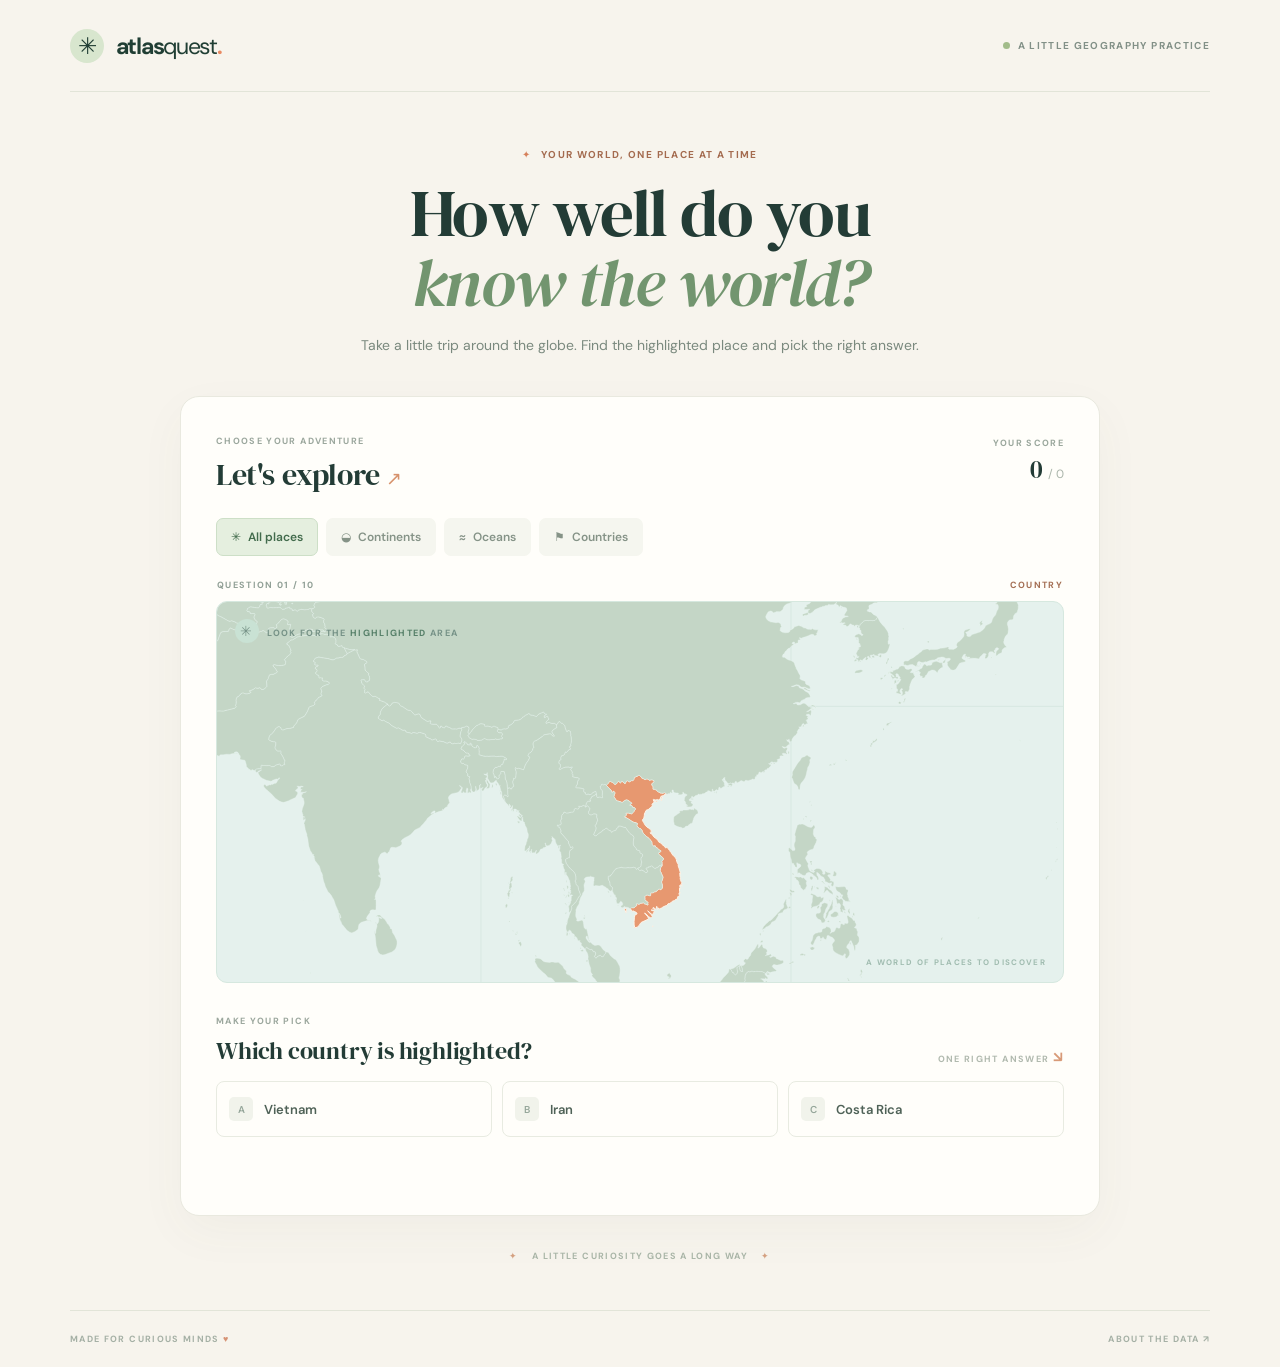
<file: index.html>
<!doctype html>
<html lang="en">
<head>
  <meta charset="utf-8">
  <meta name="viewport" content="width=device-width, initial-scale=1">
  <meta name="theme-color" content="#f7f4ed">
  <meta name="description" content="A little geography practice, one place at a time.">
  <title>Atlas Quest — a little geography practice</title>
  <link rel="stylesheet" href="style.css">
  <script src="app.js" defer></script>
</head>
<body>
  <div class="page">
    <header class="topbar">
      <a class="brand" href="./" aria-label="Atlas Quest home"><span class="brand-mark" aria-hidden="true">✳</span> atlas<span>quest</span><span class="brand-dot">.</span></a>
      <span class="top-note"><span class="status-dot"></span> A LITTLE GEOGRAPHY PRACTICE</span>
    </header>
    <main>
      <section class="intro">
        <div class="eyebrow"><span>✦</span> YOUR WORLD, ONE PLACE AT A TIME</div>
        <h1>How well do you<br><em>know the world?</em></h1>
        <p>Take a little trip around the globe. Find the highlighted place and pick the right answer.</p>
      </section>
      <section class="game" aria-label="Geography quiz">
        <div class="game-top">
          <div><span class="section-label">CHOOSE YOUR ADVENTURE</span><h2>Let's explore <span>↗</span></h2></div>
          <div class="score" aria-label="Score"><span>YOUR SCORE</span><strong id="score">0 <small>/ 0</small></strong></div>
        </div>
        <div class="mode-row" role="group" aria-label="Question category">
          <button class="mode active" data-mode="all" aria-pressed="true">✳ <span>All places</span></button>
          <button class="mode" data-mode="continents" aria-pressed="false">◒ <span>Continents</span></button>
          <button class="mode" data-mode="oceans" aria-pressed="false">≈ <span>Oceans</span></button>
          <button class="mode" data-mode="countries" aria-pressed="false">⚑ <span>Countries</span></button>
        </div>
        <div id="loading" class="loading" role="status">Getting the world ready…</div>
        <div id="error" class="loading" role="alert" hidden>We couldn't load the map. Check your connection and <button id="retry" class="text-button">try again</button>.</div>
        <div id="quiz" hidden>
          <div class="question-meta"><span id="question-number">QUESTION 01 / 10</span><span id="category">CONTINENT</span></div>
          <div class="map-frame">
            <div class="map-caption"><span class="map-caption-icon">✳</span> <span>LOOK FOR THE <b>HIGHLIGHTED</b> AREA</span></div>
            <svg id="map" viewBox="0 0 1000 500" role="img" aria-label="Map with a highlighted location" preserveAspectRatio="xMidYMid meet"></svg>
            <span class="map-coordinate">A WORLD OF PLACES TO DISCOVER</span>
          </div>
          <div class="answer-heading"><div><span class="section-label">MAKE YOUR PICK</span><h3 id="prompt">What place is highlighted?</h3></div><span class="hint">ONE RIGHT ANSWER <span>↘</span></span></div>
          <div id="answers" class="answers"></div>
          <div class="feedback-row"><p id="feedback" aria-live="polite"></p><button id="next" class="next" hidden>Next question <span>→</span></button></div>
        </div>
        <div id="result" class="result" hidden>
          <span class="result-icon">✳</span><span class="section-label">THE JOURNEY SO FAR</span>
          <h3>Nice exploring!</h3><p id="result-text"></p>
          <button id="restart" class="next">Play again <span>→</span></button>
        </div>
      </section>
      <div class="footnote"><span>✦</span> A LITTLE CURIOSITY GOES A LONG WAY <span>✦</span></div>
    </main>
    <footer><span>MADE FOR CURIOUS MINDS <span class="footer-heart">♥</span></span><a href="https://github.com/aofarre/geography-quiz#coverage-and-sources">ABOUT THE DATA ↗</a></footer>
  </div>
</body>
</html>
</file>
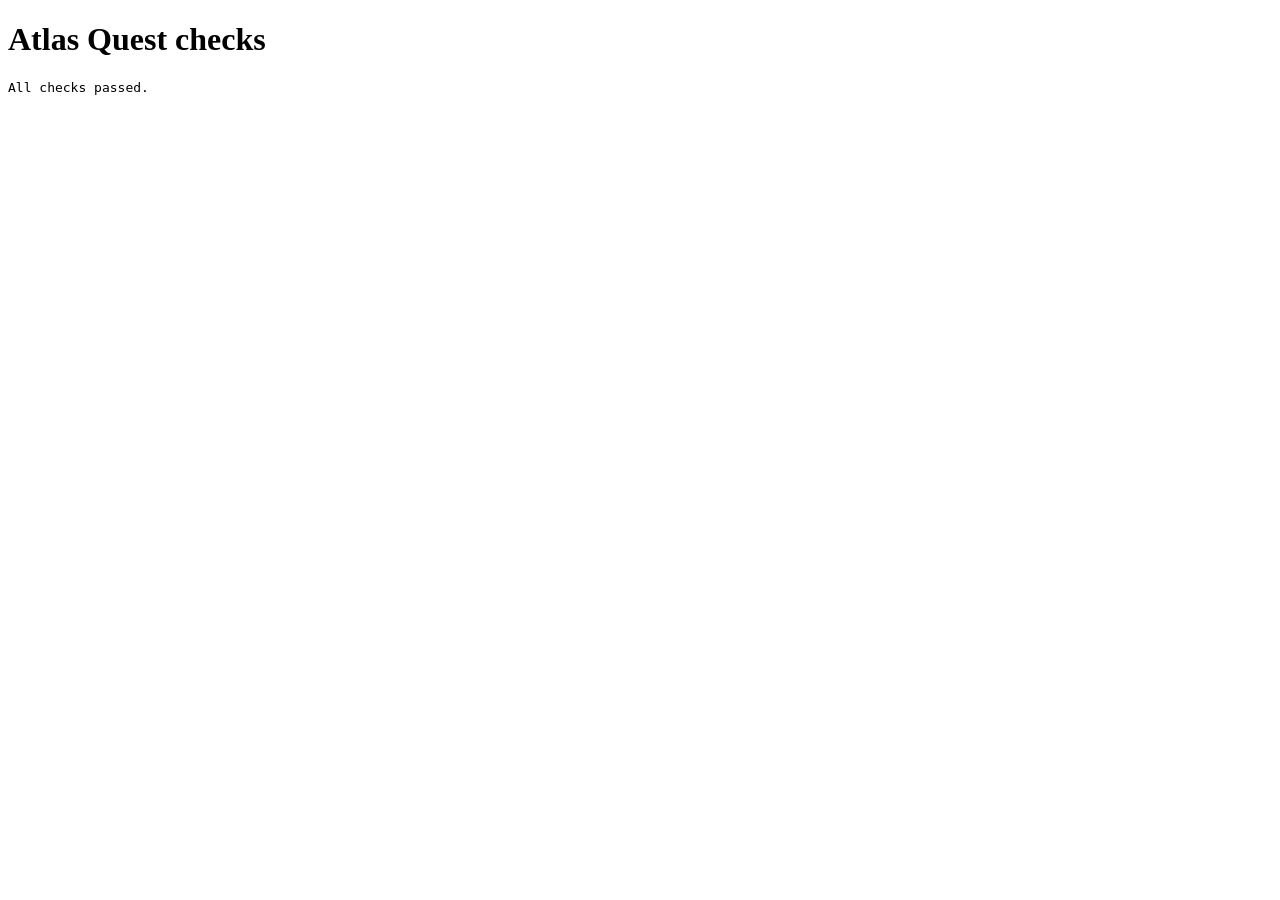
<file: tests/quiz.html>
<!doctype html>
<html lang="en">
<head><meta charset="utf-8"><title>Atlas Quest checks</title></head>
<body>
  <h1>Atlas Quest checks</h1>
  <pre id="result">Running…</pre>
  <iframe id="app" src="../index.html" title="Quiz under test" hidden></iframe>
  <script>
    const result = document.getElementById("result");
    const frame = document.getElementById("app");
    const assert = (condition, message) => { if (!condition) throw new Error(message); };
    frame.addEventListener("load", async () => {
      try {
        const app = frame.contentWindow;
        const doc = app.document;
        const evaluate = expression => app.eval(expression);
        const deadline = Date.now() + 10000;
        while (!evaluate("mapReady") && Date.now() < deadline) {
          await new Promise(resolve => setTimeout(resolve, 50));
        }
        assert(evaluate("mapReady"), "Map did not load");
        assert(evaluate("countryCodes.length") === 80, "Country union should contain 80 unique countries");
        assert(evaluate("countries.length") === 80, "Every country must have map data");
        assert(evaluate("Object.values(groups).map(g => g.split(' ').length).join(',')") === "27,38,32,20,23", "Group sizes changed");

        for (const mode of ["continents", "oceans", "countries", "all"]) {
          doc.querySelector(`[data-mode="${mode}"]`).click();
          const seen = new Set();
          for (let i = 0; i < 10; i++) {
            const choices = [...doc.querySelectorAll(".answer")];
            const target = evaluate("nameOf(question.item)");
            assert(choices.length === 3 && new Set(choices.map(button => button.textContent.slice(1))).size === 3, `${mode}: expected three distinct choices`);
            seen.add(target);
            const correct = choices.find(button => button.textContent.slice(1) === target);
            assert(correct, `${mode}: correct answer missing`);
            correct.click();
            assert(correct.classList.contains("correct") && choices.every(button => button.disabled), `${mode}: answer feedback failed`);
            doc.getElementById("next").click();
          }
          assert(!doc.getElementById("result").hidden && doc.getElementById("result-text").textContent.includes("10 out of 10"), `${mode}: round result failed`);
          if (mode === "countries") assert(seen.size === 10, "Country questions repeated in one round");
        }

        doc.querySelector('[data-mode="countries"]').click();
        const target = evaluate("nameOf(question.item)");
        const wrong = [...doc.querySelectorAll(".answer")].find(button => button.textContent.slice(1) !== target);
        wrong.click();
        assert(wrong.classList.contains("incorrect") && doc.getElementById("feedback").textContent.includes(target), "Wrong-answer feedback failed");
        assert(doc.getElementById("score").textContent.trim() === "0 / 1", "Incorrect answer changed score");
        doc.querySelector('[data-mode="oceans"]').click();
        assert(doc.getElementById("score").textContent.trim() === "0 / 0", "Changing category did not reset the round");
        assert(doc.getElementById("prompt").textContent === "Which ocean is highlighted?", "Question label incorrect");
        result.textContent = "All checks passed.";
      } catch (error) {
        result.textContent = `FAILED: ${error.message}`;
        console.error(error);
      }
    });
  </script>
</body>
</html>
</file>
<file: style.css>
@import url('https://fonts.googleapis.com/css2?family=DM+Sans:wght@400;500;600;700&family=DM+Serif+Display:ital@0;1&display=swap');

:root{font-family:"DM Sans",sans-serif;color:#233c36;background:#f7f4ed;font-synthesis:none}
*{box-sizing:border-box}body{margin:0}.page{max-width:1220px;margin:auto;padding:0 40px}.topbar{height:92px;display:flex;align-items:center;justify-content:space-between;border-bottom:1px solid #e2e4d8}.brand{font-weight:700;font-size:23px;letter-spacing:-1.3px;text-decoration:none;color:#203e34}.brand span:not(.brand-mark):not(.brand-dot){font-weight:400}.brand-mark{display:inline-grid;place-items:center;width:34px;height:34px;background:#d8e6ce;border-radius:50%;font-size:23px;margin-right:8px}.brand-dot{color:#e98a63}.top-note,.section-label,.eyebrow,.score>span,.question-meta,.map-caption,.map-coordinate,.hint,.footnote,footer{font-size:10px;font-weight:700;letter-spacing:1.35px}.top-note{color:#829087;display:flex;align-items:center;gap:8px}.status-dot{width:7px;height:7px;background:#a2bc8a;border-radius:50%}
.intro{text-align:center;padding:56px 10px 38px}.eyebrow{color:#a46b4f}.eyebrow span{color:#d6805b;margin-right:6px}h1,h2,h3,p{margin:0}h1,h2,h3{font-family:"DM Serif Display",Georgia,serif;font-weight:400}h1{font-size:clamp(42px,5.3vw,67px);line-height:1.04;letter-spacing:-1.5px;margin:17px 0}h1 em{color:#72956f;font-weight:400}.intro p{font-size:14px;color:#7a897e;line-height:1.7}.game{max-width:920px;margin:auto;background:#fffefa;border:1px solid #e9e9df;border-radius:19px;padding:31px 35px 26px;box-shadow:0 16px 48px #52664b0b}.game-top{display:flex;justify-content:space-between;align-items:center}.section-label{color:#9ba79d;font-size:9px}h2{font-size:30px;margin-top:5px;letter-spacing:-.4px}h2 span{font-family:sans-serif;color:#d7926c;font-size:19px}.score{min-width:110px;text-align:right}.score>span{display:block;color:#9aa79c;font-size:9px}.score strong{display:block;font-family:"DM Serif Display",Georgia,serif;font-size:25px;font-weight:400;margin-top:3px}.score small{font-family:"DM Sans",sans-serif;font-size:12px;color:#aab5aa;font-weight:400}
.mode-row{display:flex;gap:8px;flex-wrap:wrap;margin:23px 0}.mode{font:600 12px "DM Sans",sans-serif;color:#859387;background:#f5f6ef;border:1px solid transparent;border-radius:7px;padding:10px 14px;cursor:pointer}.mode span{margin-left:4px}.mode.active{background:#e5efdf;color:#426b4c;border-color:#cddfc7}.mode:hover{border-color:#b9cfb0}.question-meta{display:flex;justify-content:space-between;color:#91a096;font-size:9px;margin:0 1px 10px}.question-meta span:last-child{color:#a46f54}.map-frame{position:relative;background:#e5f1ed;border:1px solid #d6e8df;border-radius:11px;overflow:hidden}.map-caption{position:absolute;top:17px;left:18px;color:#769287;z-index:1;font-size:9px}.map-caption-icon{display:inline-grid;place-items:center;border-radius:50%;background:#c9e2d4;width:24px;height:24px;font-size:14px;margin-right:5px}.map-caption b{color:#557f68}.map-coordinate{position:absolute;right:17px;bottom:15px;color:#a0bcb0;font-size:8px}#map{display:block;width:100%;height:auto;min-height:180px;max-height:380px}.land{fill:#c4d6c6;stroke:#e5f1ed;stroke-width:.4;vector-effect:non-scaling-stroke}.land.highlight{fill:#e79870;stroke:#fff4e8;stroke-width:1}.ocean-highlight{fill:#e9a47e;opacity:.8}.locator{fill:none;stroke:#dc744b;stroke-width:2;vector-effect:non-scaling-stroke}.graticule{fill:none;stroke:#cfe3da;stroke-width:.6}.graticule path{vector-effect:non-scaling-stroke}
.answer-heading{display:flex;justify-content:space-between;align-items:end;margin:25px 0 14px}h3{font-size:24px;letter-spacing:-.2px;margin-top:5px}.hint{color:#b0b9ae;font-size:9px}.hint span{font-size:15px;color:#d89a78}.answers{display:grid;grid-template-columns:repeat(3,1fr);gap:10px}.answer{display:flex;align-items:center;gap:11px;text-align:left;background:#fffefa;border:1px solid #e8ebe1;border-radius:8px;padding:14px 12px;font:600 13px "DM Sans",sans-serif;color:#4f6257;cursor:pointer;min-height:56px}.answer:hover:not(:disabled){border-color:#94b493;background:#f5faf2}.answer .letter{display:grid;place-items:center;flex:none;width:24px;height:24px;border-radius:5px;background:#f1f3eb;color:#95a69a;font-size:10px}.answer.correct{background:#e8f3e5;border-color:#a6caa0;color:#3c7048}.answer.incorrect{background:#fbede7;border-color:#e9b49c;color:#a85c42}.answer:disabled{cursor:default}.feedback-row{min-height:52px;display:flex;align-items:center;justify-content:space-between;gap:15px;padding-top:12px}#feedback{font-size:13px;font-weight:600;color:#66876a}.next{border:0;border-radius:7px;background:#375f4b;color:#fff;padding:12px 17px;font:700 12px "DM Sans",sans-serif;cursor:pointer;white-space:nowrap}.next:hover{background:#254b38}.next span{margin-left:12px}.loading,.result{text-align:center;padding:60px 20px;color:#798b7d}.text-button{border:0;background:none;color:#416d4d;text-decoration:underline;font:inherit;cursor:pointer}.result-icon{display:block;font-size:45px;color:#d4916c}.result h3{color:#233c36;font-size:32px}.result p{margin:10px 0 20px;font-size:14px}.footnote{text-align:center;color:#a9b5a7;padding:34px 0 48px;font-size:9px}.footnote span{color:#d4a080;margin:0 10px}footer{border-top:1px solid #e2e4d8;padding:22px 0;color:#a5b0a5;display:flex;justify-content:space-between;font-size:9px}footer a{color:inherit;text-decoration:none}.footer-heart{color:#d69375}button:focus-visible,a:focus-visible{outline:3px solid #d17d58;outline-offset:3px}[hidden]{display:none!important}
@media(max-width:600px){.page{padding:0 18px}.topbar{height:72px}.top-note{font-size:8px}.intro{padding:43px 0 30px}.intro p{font-size:13px}.game{padding:23px 16px}.mode-row{gap:6px}.mode{padding:9px;font-size:11px}.map-caption{top:10px;left:10px;font-size:8px}.map-coordinate{display:none}.answers{grid-template-columns:1fr}.answer{min-height:48px;padding:9px 12px}.hint{display:none}.answer-heading{margin-top:20px}.footnote{padding:30px 0}footer{font-size:8px}}
</file>
